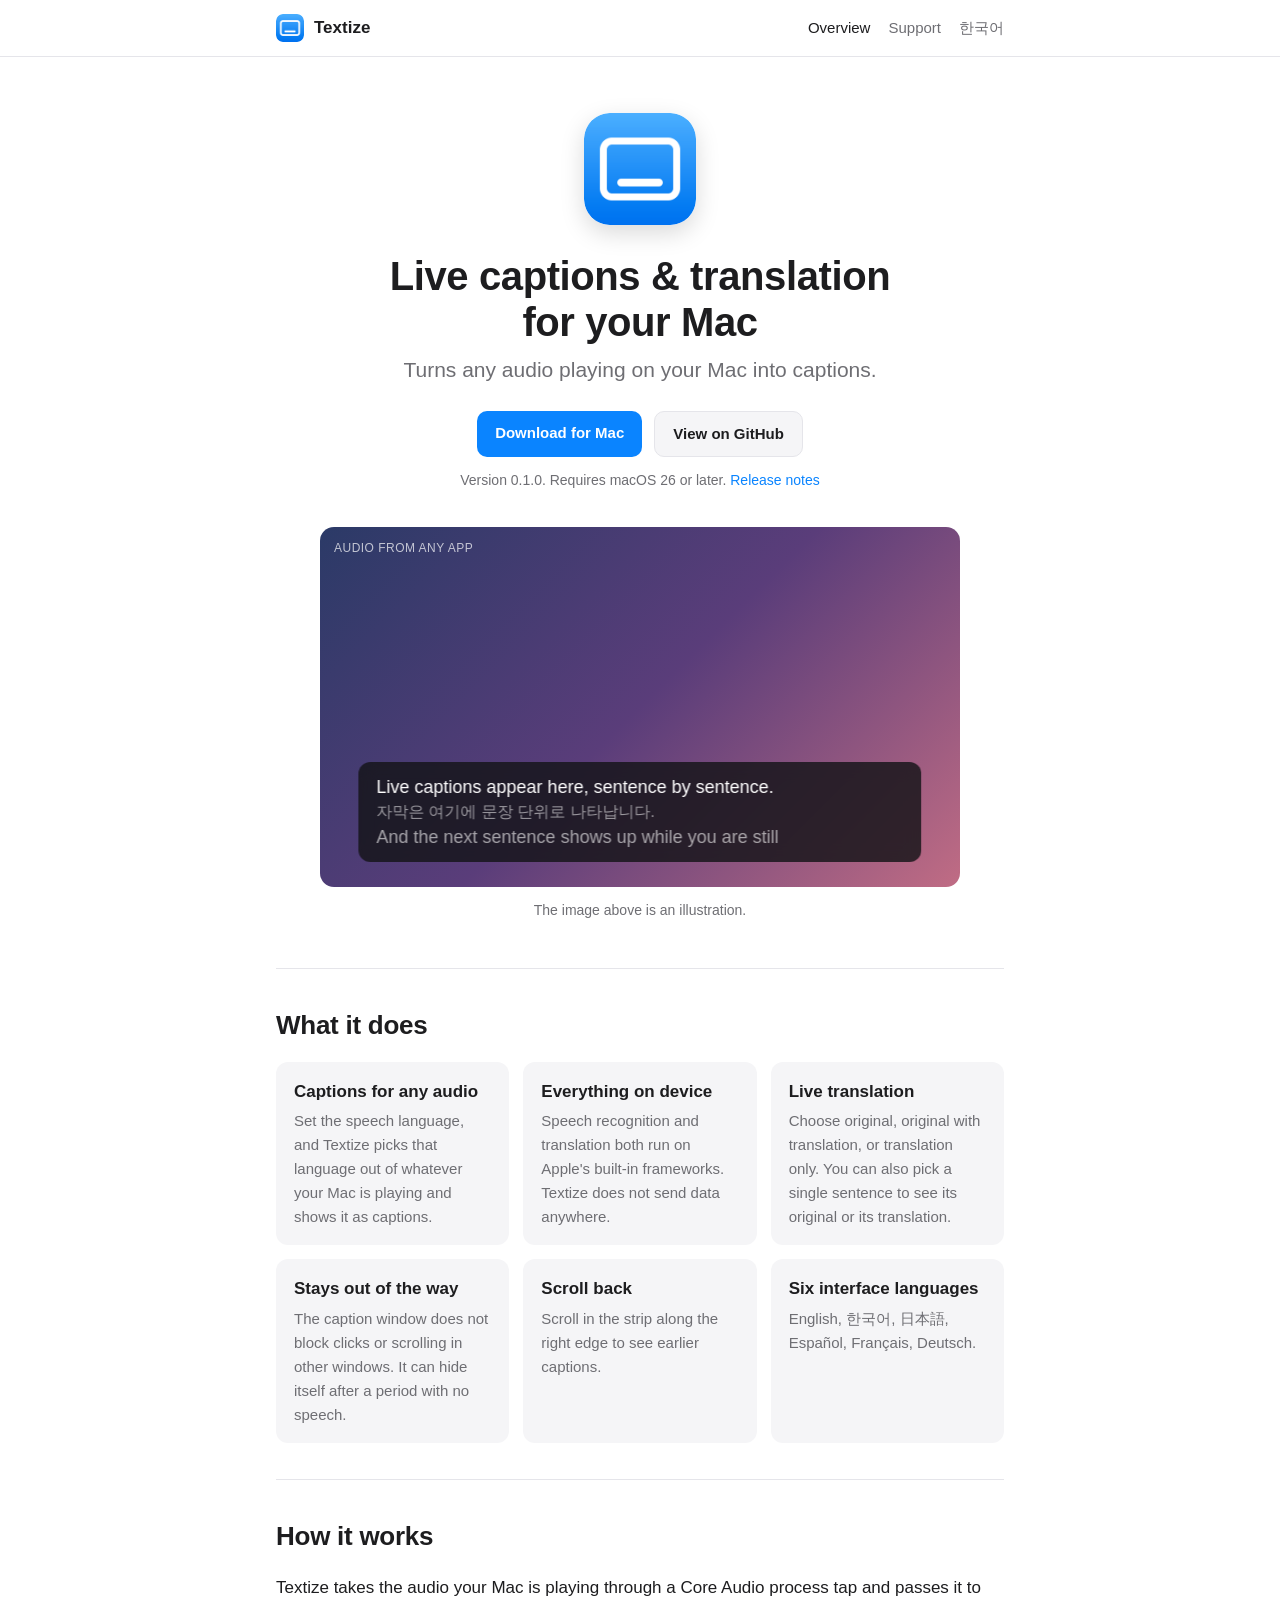
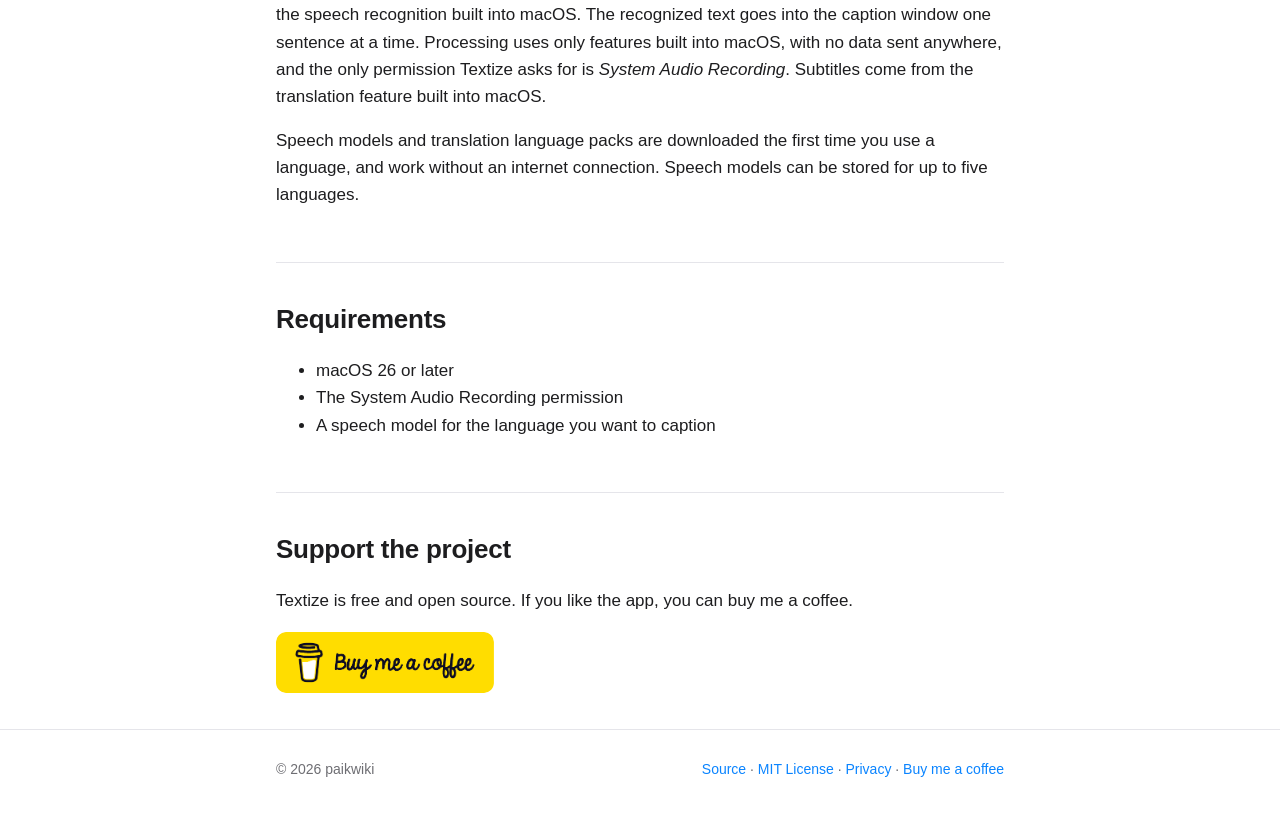
<file: docs/index.html>
<!doctype html>
<html lang="en">
<head>
<meta charset="utf-8">
<meta name="viewport" content="width=device-width, initial-scale=1">
<title>Textize – Live captions &amp; translation for your Mac</title>
<meta name="description" content="Textize turns any audio playing on your Mac into live captions and can translate them on device.">
<link rel="icon" type="image/png" href="assets/favicon.png">
<link rel="apple-touch-icon" href="assets/icon.png">
<link rel="stylesheet" href="assets/style.css">
<link rel="alternate" hreflang="en" href="https://paikwiki.github.io/textize/">
<link rel="alternate" hreflang="ko" href="https://paikwiki.github.io/textize/ko/">
<meta property="og:title" content="Textize – Live captions &amp; translation for your Mac">
<meta property="og:description" content="Live captions and translation for any audio playing on your Mac, processed on device.">
<meta property="og:image" content="https://paikwiki.github.io/textize/assets/icon.png">
<meta property="og:type" content="website">
<script data-goatcounter="https://paikwiki.goatcounter.com/count" async src="https://gc.zgo.at/count.js"></script>
</head>
<body>
<header class="top"><div class="wrap">
  <a class="brand" href="./"><img src="assets/icon.png" alt=""> Textize</a>
  <nav>
    <a href="./" aria-current="page">Overview</a>
    <a href="support.html">Support</a>
    <a href="ko/" lang="ko">한국어</a>
  </nav>
</div></header>

<main class="wrap">
  <div class="hero">
    <img class="icon" src="assets/icon.png" alt="Textize app icon">
    <h1>Live captions &amp; translation<br>for your Mac</h1>
    <p class="tagline">Turns any audio playing on your Mac into captions.</p>
    <div class="cta">
      <a class="btn" href="https://github.com/paikwiki/textize/releases/latest/download/Textize.dmg" data-goatcounter-click="download-dmg">Download for Mac</a>
      <a class="btn secondary" href="https://github.com/paikwiki/textize">View on GitHub</a>
    </div>
    <p class="note">Version 0.1.0. Requires macOS 26 or later. <a href="https://github.com/paikwiki/textize/releases">Release notes</a></p>

    <div class="demo" aria-label="Illustration of the caption window">
      <span class="label">Audio from any app</span>
      <div class="overlay">
        <div>Live captions appear here, sentence by sentence.</div>
        <div class="t">자막은 여기에 문장 단위로 나타납니다.</div>
        <div class="volatile">And the next sentence shows up while you are still</div>
      </div>
    </div>
    <p class="note">The image above is an illustration.</p>
  </div>

  <section id="features">
    <h2>What it does</h2>
    <div class="features">
      <div class="feature"><strong>Captions for any audio</strong><p>Set the speech language, and Textize picks that language out of whatever your Mac is playing and shows it as captions.</p></div>
      <div class="feature"><strong>Everything on device</strong><p>Speech recognition and translation both run on Apple's built-in frameworks. Textize does not send data anywhere.</p></div>
      <div class="feature"><strong>Live translation</strong><p>Choose original, original with translation, or translation only. You can also pick a single sentence to see its original or its translation.</p></div>
      <div class="feature"><strong>Stays out of the way</strong><p>The caption window does not block clicks or scrolling in other windows. It can hide itself after a period with no speech.</p></div>
      <div class="feature"><strong>Scroll back</strong><p>Scroll in the strip along the right edge to see earlier captions.</p></div>
      <div class="feature"><strong>Six interface languages</strong><p>English, 한국어, 日本語, Español, Français, Deutsch.</p></div>
    </div>
  </section>

  <section id="how">
    <h2>How it works</h2>
    <p>Textize takes the audio your Mac is playing through a Core Audio process tap and passes it to the speech recognition built into macOS. The recognized text goes into the caption window one sentence at a time. Processing uses only features built into macOS, with no data sent anywhere, and the only permission Textize asks for is <em>System Audio Recording</em>. Subtitles come from the translation feature built into macOS.</p>
    <p>Speech models and translation language packs are downloaded the first time you use a language, and work without an internet connection. Speech models can be stored for up to five languages.</p>
  </section>

  <section id="requirements">
    <h2>Requirements</h2>
    <ul>
      <li>macOS 26 or later</li>
      <li>The System Audio Recording permission</li>
      <li>A speech model for the language you want to caption</li>
    </ul>
  </section>

  <section id="support-project">
    <h2>Support the project</h2>
    <p>Textize is free and open source. If you like the app, you can buy me a coffee.</p>
    <a class="bmc" href="https://buymeacoffee.com/paikwiki"><img src="assets/bmc-button.png" alt="Buy me a coffee" width="218" height="61"></a>
  </section>
</main>

<footer><div class="wrap">
  <span>© 2026 paikwiki</span>
  <span><a href="https://github.com/paikwiki/textize">Source</a> · <a href="https://github.com/paikwiki/textize/blob/main/LICENSE">MIT License</a> · <a href="privacy.html">Privacy</a> · <a href="https://buymeacoffee.com/paikwiki">Buy me a coffee</a></span>
</div></footer>
</body>
</html>
</file>
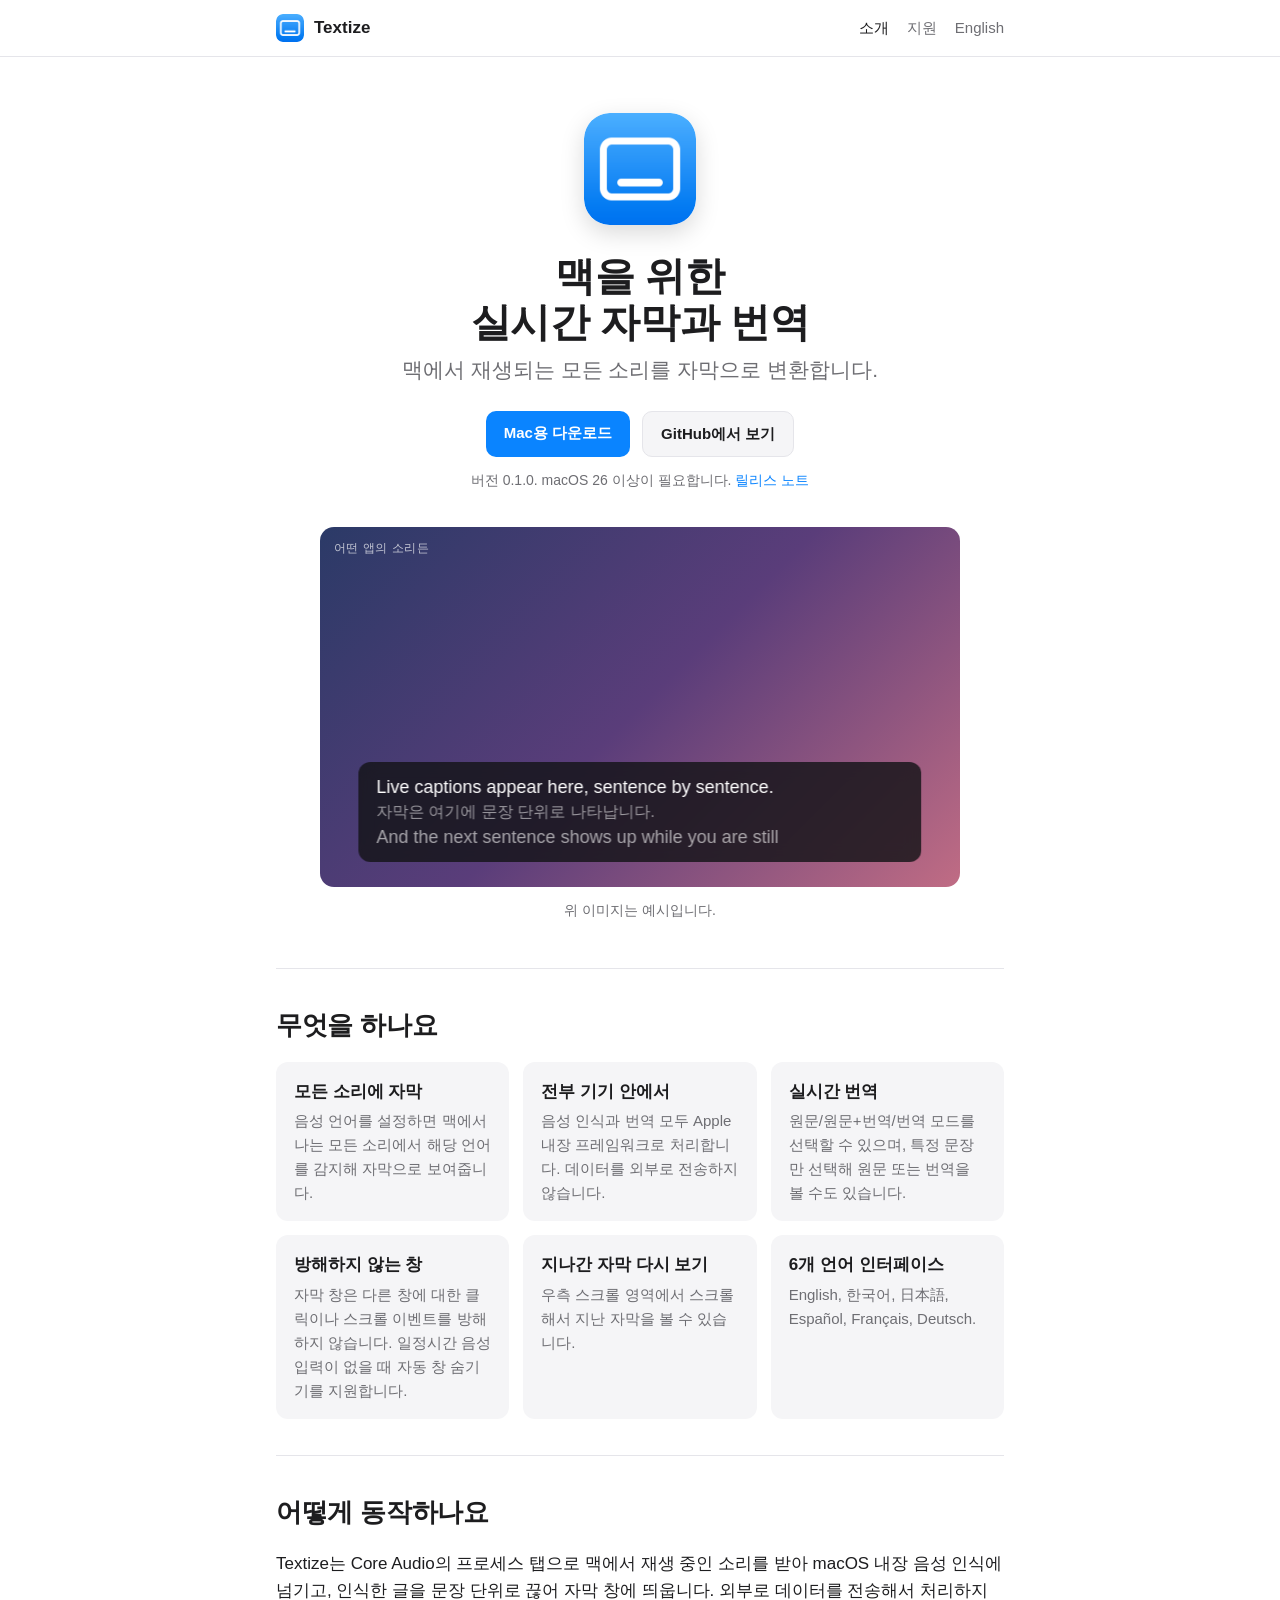
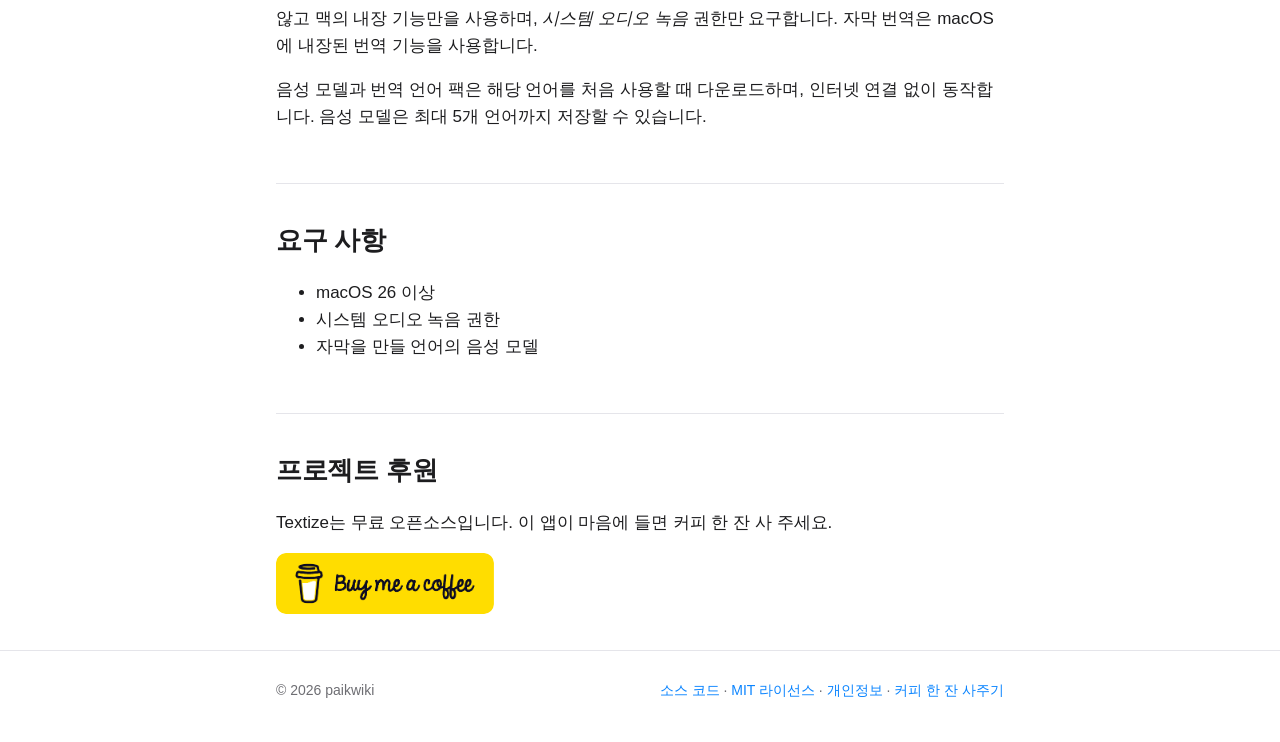
<file: docs/ko/index.html>
<!doctype html>
<html lang="ko">
<head>
<meta charset="utf-8">
<meta name="viewport" content="width=device-width, initial-scale=1">
<title>Textize – 맥을 위한 실시간 자막과 번역</title>
<meta name="description" content="Textize는 맥에서 재생되는 모든 소리를 실시간 자막으로 변환하고, 맥 안에서 번역할 수 있습니다.">
<link rel="icon" type="image/png" href="../assets/favicon.png">
<link rel="apple-touch-icon" href="../assets/icon.png">
<link rel="stylesheet" href="../assets/style.css">
<link rel="alternate" hreflang="en" href="https://paikwiki.github.io/textize/">
<link rel="alternate" hreflang="ko" href="https://paikwiki.github.io/textize/ko/">
<meta property="og:title" content="Textize – 맥을 위한 실시간 자막과 번역">
<meta property="og:description" content="맥에서 재생되는 모든 소리를 맥 안에서 자막과 번역 자막으로 변환합니다.">
<meta property="og:image" content="https://paikwiki.github.io/textize/assets/icon.png">
<meta property="og:type" content="website">
<script data-goatcounter="https://paikwiki.goatcounter.com/count" async src="https://gc.zgo.at/count.js"></script>
</head>
<body>
<header class="top"><div class="wrap">
  <a class="brand" href="./"><img src="../assets/icon.png" alt=""> Textize</a>
  <nav>
    <a href="./" aria-current="page">소개</a>
    <a href="support.html">지원</a>
    <a href="../" lang="en">English</a>
  </nav>
</div></header>

<main class="wrap">
  <div class="hero">
    <img class="icon" src="../assets/icon.png" alt="Textize 앱 아이콘">
    <h1>맥을 위한<br>실시간 자막과 번역</h1>
    <p class="tagline">맥에서 재생되는 모든 소리를 자막으로 변환합니다.</p>
    <div class="cta">
      <a class="btn" href="https://github.com/paikwiki/textize/releases/latest/download/Textize.dmg" data-goatcounter-click="download-dmg">Mac용 다운로드</a>
      <a class="btn secondary" href="https://github.com/paikwiki/textize">GitHub에서 보기</a>
    </div>
    <p class="note">버전 0.1.0. macOS 26 이상이 필요합니다. <a href="https://github.com/paikwiki/textize/releases">릴리스 노트</a></p>

    <div class="demo" aria-label="자막 창 예시">
      <span class="label">어떤 앱의 소리든</span>
      <div class="overlay">
        <div>Live captions appear here, sentence by sentence.</div>
        <div class="t">자막은 여기에 문장 단위로 나타납니다.</div>
        <div class="volatile">And the next sentence shows up while you are still</div>
      </div>
    </div>
    <p class="note">위 이미지는 예시입니다.</p>
  </div>

  <section id="features">
    <h2>무엇을 하나요</h2>
    <div class="features">
      <div class="feature"><strong>모든 소리에 자막</strong><p>음성 언어를 설정하면 맥에서 나는 모든 소리에서 해당 언어를 감지해 자막으로 보여줍니다.</p></div>
      <div class="feature"><strong>전부 기기 안에서</strong><p>음성 인식과 번역 모두 Apple 내장 프레임워크로 처리합니다. 데이터를 외부로 전송하지 않습니다.</p></div>
      <div class="feature"><strong>실시간 번역</strong><p>원문/원문+번역/번역 모드를 선택할 수 있으며, 특정 문장만 선택해 원문 또는 번역을 볼 수도 있습니다.</p></div>
      <div class="feature"><strong>방해하지 않는 창</strong><p>자막 창은 다른 창에 대한 클릭이나 스크롤 이벤트를 방해하지 않습니다. 일정시간 음성 입력이 없을 때 자동 창 숨기기를 지원합니다.</p></div>
      <div class="feature"><strong>지나간 자막 다시 보기</strong><p>우측 스크롤 영역에서 스크롤해서 지난 자막을 볼 수 있습니다.</p></div>
      <div class="feature"><strong>6개 언어 인터페이스</strong><p>English, 한국어, 日本語, Español, Français, Deutsch.</p></div>
    </div>
  </section>

  <section id="how">
    <h2>어떻게 동작하나요</h2>
    <p>Textize는 Core Audio의 프로세스 탭으로 맥에서 재생 중인 소리를 받아 macOS 내장 음성 인식에 넘기고, 인식한 글을 문장 단위로 끊어 자막 창에 띄웁니다. 외부로 데이터를 전송해서 처리하지 않고 맥의 내장 기능만을 사용하며, <em>시스템 오디오 녹음</em> 권한만 요구합니다. 자막 번역은 macOS에 내장된 번역 기능을 사용합니다.</p>
    <p>음성 모델과 번역 언어 팩은 해당 언어를 처음 사용할 때 다운로드하며, 인터넷 연결 없이 동작합니다. 음성 모델은 최대 5개 언어까지 저장할 수 있습니다.</p>
  </section>

  <section id="requirements">
    <h2>요구 사항</h2>
    <ul>
      <li>macOS 26 이상</li>
      <li>시스템 오디오 녹음 권한</li>
      <li>자막을 만들 언어의 음성 모델</li>
    </ul>
  </section>

  <section id="support-project">
    <h2>프로젝트 후원</h2>
    <p>Textize는 무료 오픈소스입니다. 이 앱이 마음에 들면 커피 한 잔 사 주세요.</p>
    <a class="bmc" href="https://buymeacoffee.com/paikwiki"><img src="../assets/bmc-button.png" alt="커피 한 잔 사주기" width="218" height="61"></a>
  </section>
</main>

<footer><div class="wrap">
  <span>© 2026 paikwiki</span>
  <span><a href="https://github.com/paikwiki/textize">소스 코드</a> · <a href="https://github.com/paikwiki/textize/blob/main/LICENSE">MIT 라이선스</a> · <a href="privacy.html">개인정보</a> · <a href="https://buymeacoffee.com/paikwiki">커피 한 잔 사주기</a></span>
</div></footer>
</body>
</html>
</file>
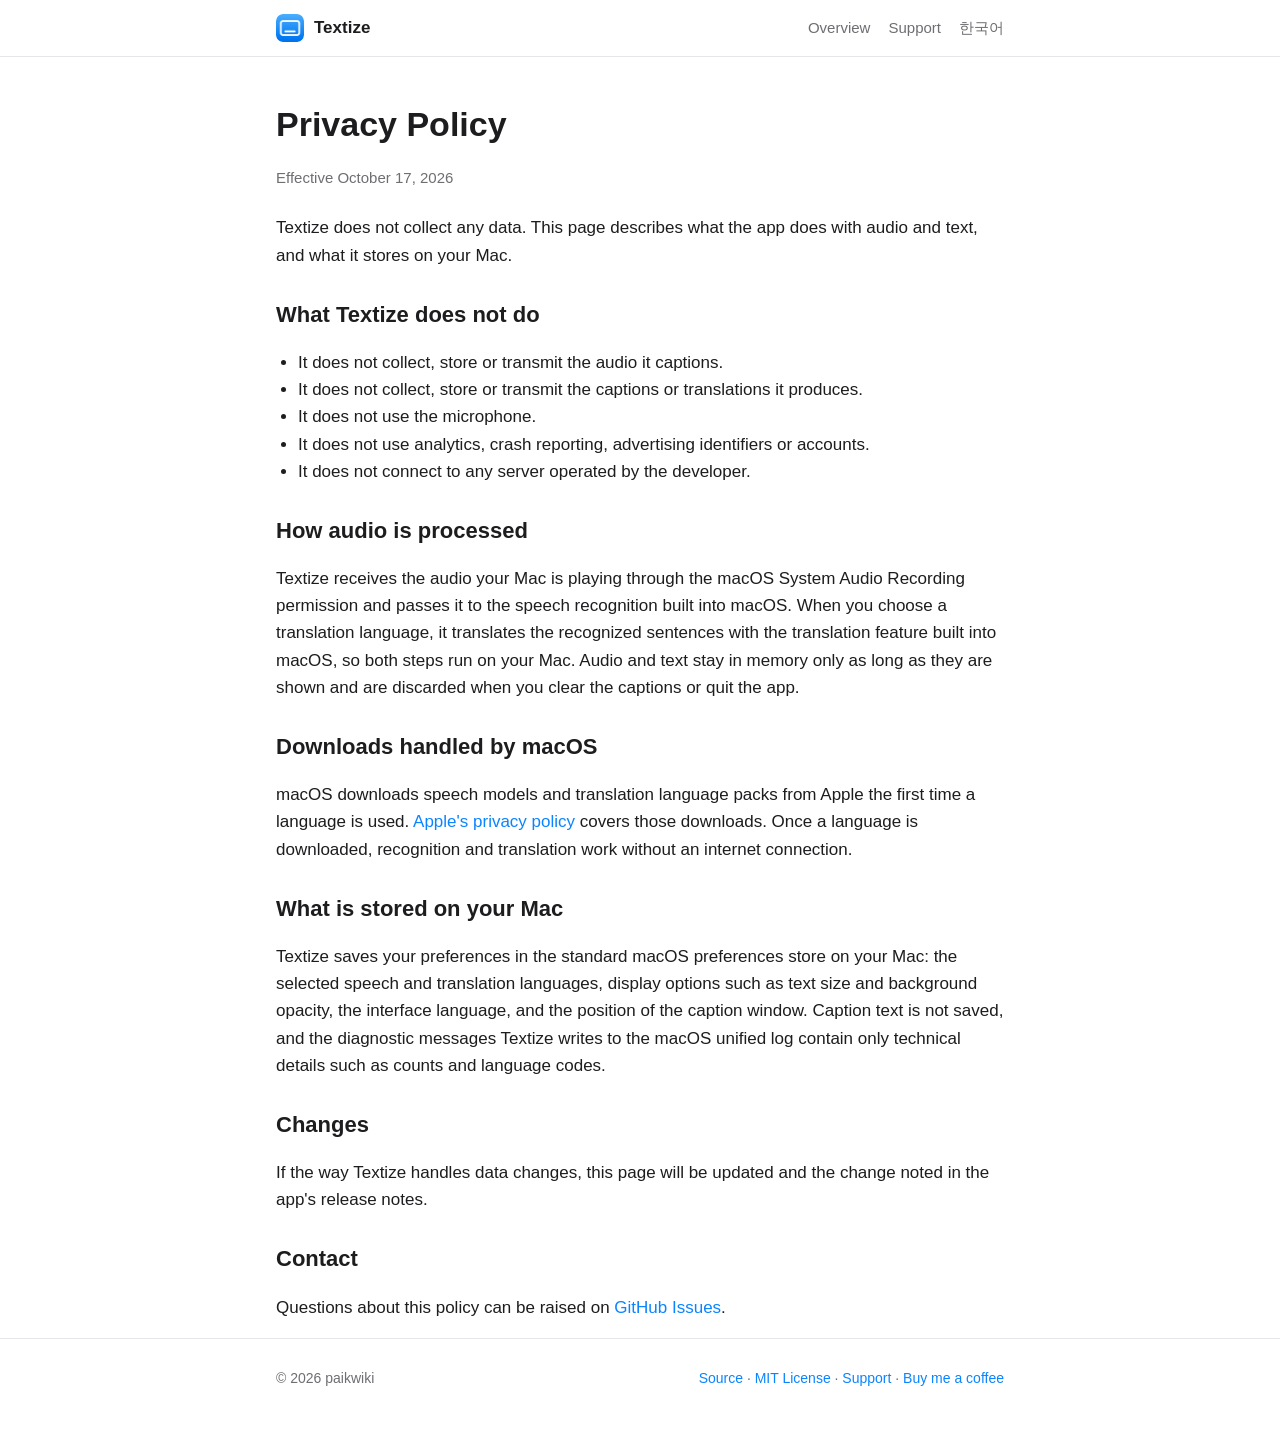
<file: docs/privacy.html>
<!doctype html>
<html lang="en">
<head>
<meta charset="utf-8">
<meta name="viewport" content="width=device-width, initial-scale=1">
<title>Textize Privacy Policy</title>
<meta name="description" content="Textize collects no data. Audio is processed on your Mac and never transmitted.">
<link rel="icon" type="image/png" href="assets/favicon.png">
<link rel="stylesheet" href="assets/style.css">
<link rel="alternate" hreflang="en" href="https://paikwiki.github.io/textize/privacy.html">
<link rel="alternate" hreflang="ko" href="https://paikwiki.github.io/textize/ko/privacy.html">
<script data-goatcounter="https://paikwiki.goatcounter.com/count" async src="https://gc.zgo.at/count.js"></script>
</head>
<body>
<header class="top"><div class="wrap">
  <a class="brand" href="./"><img src="assets/icon.png" alt=""> Textize</a>
  <nav>
    <a href="./">Overview</a>
    <a href="support.html">Support</a>
    <a href="ko/privacy.html" lang="ko">한국어</a>
  </nav>
</div></header>

<main class="wrap doc">
  <h1>Privacy Policy</h1>
  <p class="meta">Effective October 17, 2026</p>

  <p>Textize does not collect any data. This page describes what the app does with audio and text, and what it stores on your Mac.</p>

  <h2>What Textize does not do</h2>
  <ul>
    <li>It does not collect, store or transmit the audio it captions.</li>
    <li>It does not collect, store or transmit the captions or translations it produces.</li>
    <li>It does not use the microphone.</li>
    <li>It does not use analytics, crash reporting, advertising identifiers or accounts.</li>
    <li>It does not connect to any server operated by the developer.</li>
  </ul>

  <h2>How audio is processed</h2>
  <p>Textize receives the audio your Mac is playing through the macOS System Audio Recording permission and passes it to the speech recognition built into macOS. When you choose a translation language, it translates the recognized sentences with the translation feature built into macOS, so both steps run on your Mac. Audio and text stay in memory only as long as they are shown and are discarded when you clear the captions or quit the app.</p>

  <h2>Downloads handled by macOS</h2>
  <p>macOS downloads speech models and translation language packs from Apple the first time a language is used. <a href="https://www.apple.com/legal/privacy/">Apple's privacy policy</a> covers those downloads. Once a language is downloaded, recognition and translation work without an internet connection.</p>

  <h2>What is stored on your Mac</h2>
  <p>Textize saves your preferences in the standard macOS preferences store on your Mac: the selected speech and translation languages, display options such as text size and background opacity, the interface language, and the position of the caption window. Caption text is not saved, and the diagnostic messages Textize writes to the macOS unified log contain only technical details such as counts and language codes.</p>

  <h2>Changes</h2>
  <p>If the way Textize handles data changes, this page will be updated and the change noted in the app's release notes.</p>

  <h2>Contact</h2>
  <p>Questions about this policy can be raised on <a href="https://github.com/paikwiki/textize/issues">GitHub Issues</a>.</p>
</main>

<footer><div class="wrap">
  <span>© 2026 paikwiki</span>
  <span><a href="https://github.com/paikwiki/textize">Source</a> · <a href="https://github.com/paikwiki/textize/blob/main/LICENSE">MIT License</a> · <a href="support.html">Support</a> · <a href="https://buymeacoffee.com/paikwiki">Buy me a coffee</a></span>
</div></footer>
</body>
</html>
</file>
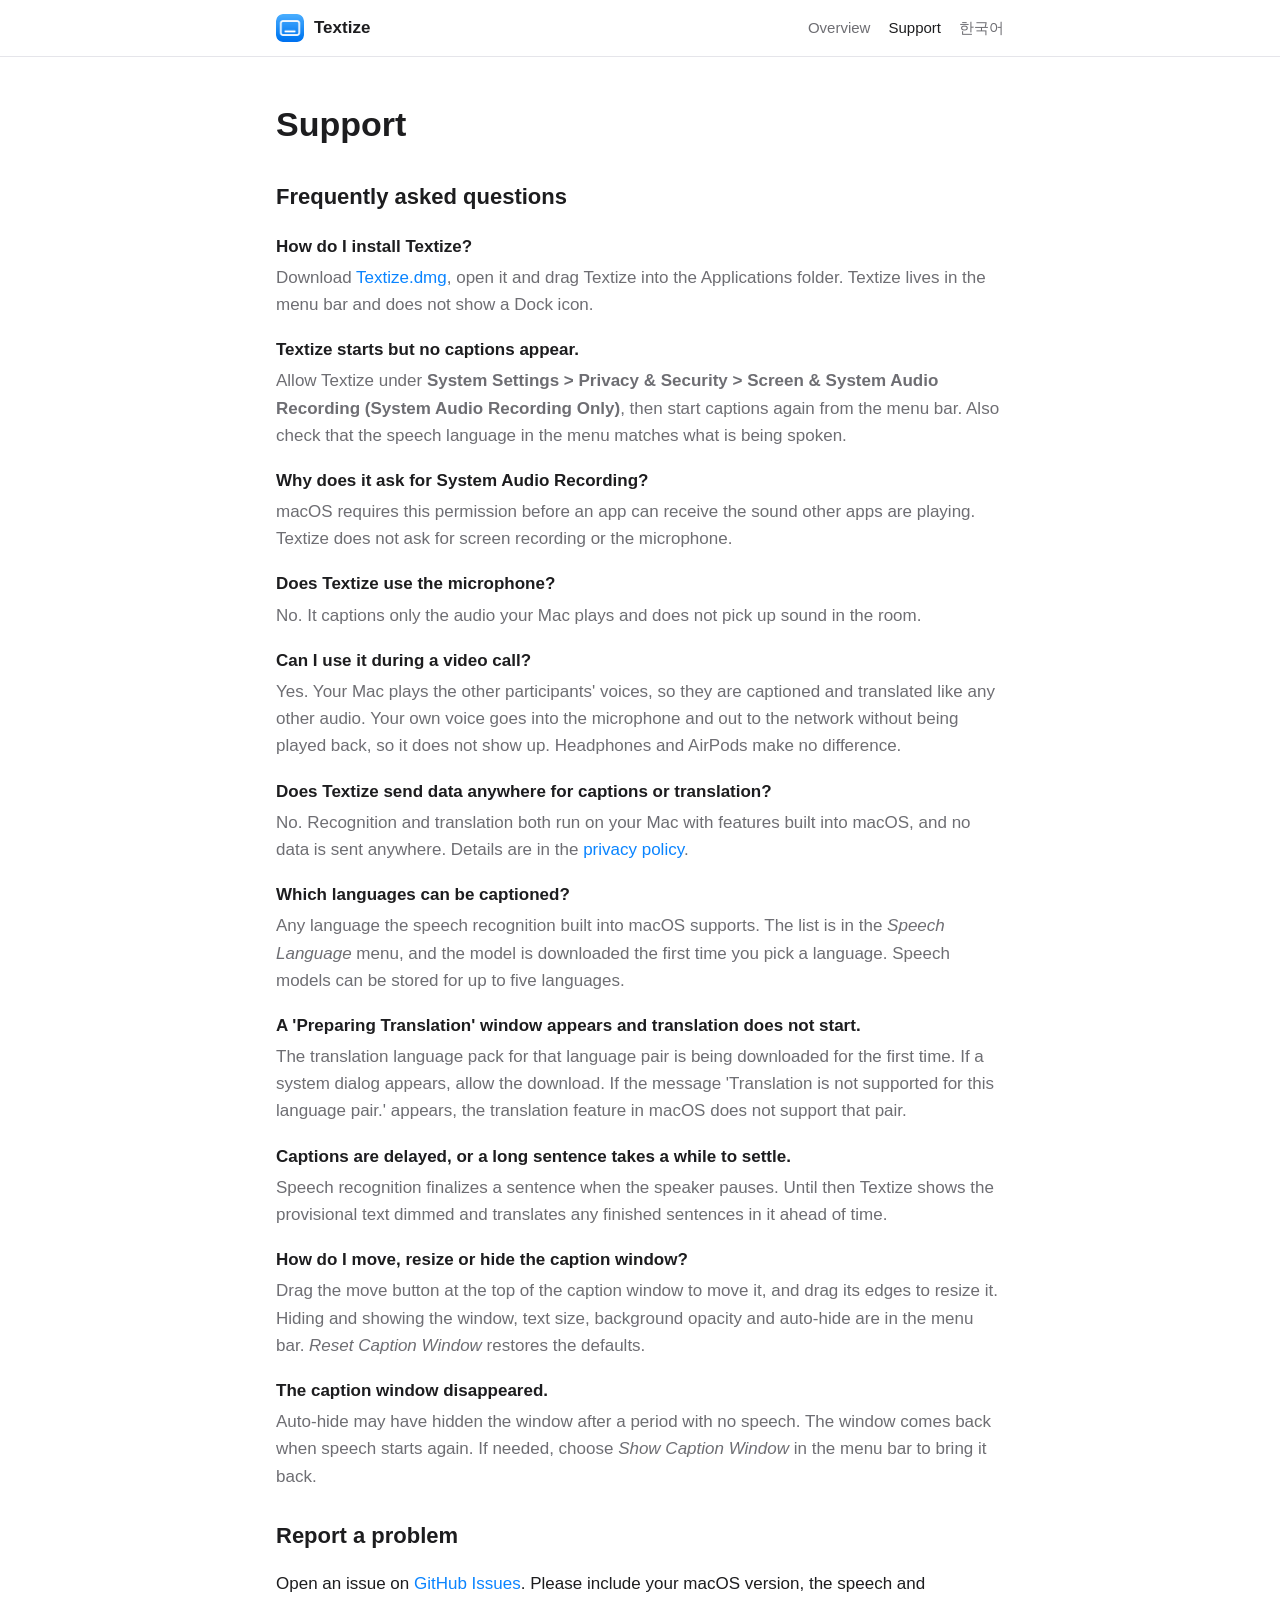
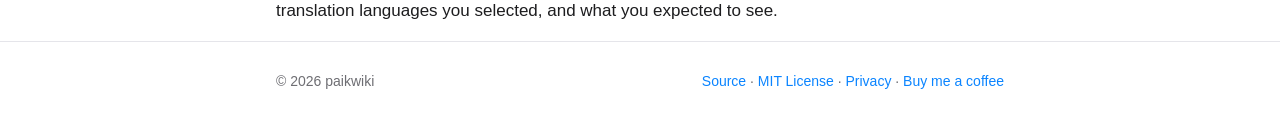
<file: docs/support.html>
<!doctype html>
<html lang="en">
<head>
<meta charset="utf-8">
<meta name="viewport" content="width=device-width, initial-scale=1">
<title>Textize Support</title>
<meta name="description" content="Help for Textize: permissions, languages, translation packs and how to report a problem.">
<link rel="icon" type="image/png" href="assets/favicon.png">
<link rel="stylesheet" href="assets/style.css">
<link rel="alternate" hreflang="en" href="https://paikwiki.github.io/textize/support.html">
<link rel="alternate" hreflang="ko" href="https://paikwiki.github.io/textize/ko/support.html">
<script data-goatcounter="https://paikwiki.goatcounter.com/count" async src="https://gc.zgo.at/count.js"></script>
</head>
<body>
<header class="top"><div class="wrap">
  <a class="brand" href="./"><img src="assets/icon.png" alt=""> Textize</a>
  <nav>
    <a href="./">Overview</a>
    <a href="support.html" aria-current="page">Support</a>
    <a href="ko/support.html" lang="ko">한국어</a>
  </nav>
</div></header>

<main class="wrap doc">
  <h1>Support</h1>

  <h2>Frequently asked questions</h2>
  <dl class="faq">
    <dt>How do I install Textize?</dt>
    <dd>Download <a href="https://github.com/paikwiki/textize/releases/latest/download/Textize.dmg" data-goatcounter-click="download-dmg">Textize.dmg</a>, open it and drag Textize into the Applications folder. Textize lives in the menu bar and does not show a Dock icon.</dd>

    <dt>Textize starts but no captions appear.</dt>
    <dd>Allow Textize under <strong>System Settings &gt; Privacy &amp; Security &gt; Screen &amp; System Audio Recording (System Audio Recording Only)</strong>, then start captions again from the menu bar. Also check that the speech language in the menu matches what is being spoken.</dd>

    <dt>Why does it ask for System Audio Recording?</dt>
    <dd>macOS requires this permission before an app can receive the sound other apps are playing. Textize does not ask for screen recording or the microphone.</dd>

    <dt>Does Textize use the microphone?</dt>
    <dd>No. It captions only the audio your Mac plays and does not pick up sound in the room.</dd>

    <dt>Can I use it during a video call?</dt>
    <dd>Yes. Your Mac plays the other participants' voices, so they are captioned and translated like any other audio. Your own voice goes into the microphone and out to the network without being played back, so it does not show up. Headphones and AirPods make no difference.</dd>

    <dt>Does Textize send data anywhere for captions or translation?</dt>
    <dd>No. Recognition and translation both run on your Mac with features built into macOS, and no data is sent anywhere. Details are in the <a href="privacy.html">privacy policy</a>.</dd>

    <dt>Which languages can be captioned?</dt>
    <dd>Any language the speech recognition built into macOS supports. The list is in the <em>Speech Language</em> menu, and the model is downloaded the first time you pick a language. Speech models can be stored for up to five languages.</dd>

    <dt>A 'Preparing Translation' window appears and translation does not start.</dt>
    <dd>The translation language pack for that language pair is being downloaded for the first time. If a system dialog appears, allow the download. If the message 'Translation is not supported for this language pair.' appears, the translation feature in macOS does not support that pair.</dd>

    <dt>Captions are delayed, or a long sentence takes a while to settle.</dt>
    <dd>Speech recognition finalizes a sentence when the speaker pauses. Until then Textize shows the provisional text dimmed and translates any finished sentences in it ahead of time.</dd>

    <dt>How do I move, resize or hide the caption window?</dt>
    <dd>Drag the move button at the top of the caption window to move it, and drag its edges to resize it. Hiding and showing the window, text size, background opacity and auto-hide are in the menu bar. <em>Reset Caption Window</em> restores the defaults.</dd>

    <dt>The caption window disappeared.</dt>
    <dd>Auto-hide may have hidden the window after a period with no speech. The window comes back when speech starts again. If needed, choose <em>Show Caption Window</em> in the menu bar to bring it back.</dd>
  </dl>

  <h2>Report a problem</h2>
  <p>Open an issue on <a href="https://github.com/paikwiki/textize/issues">GitHub Issues</a>. Please include your macOS version, the speech and translation languages you selected, and what you expected to see.</p>
</main>

<footer><div class="wrap">
  <span>© 2026 paikwiki</span>
  <span><a href="https://github.com/paikwiki/textize">Source</a> · <a href="https://github.com/paikwiki/textize/blob/main/LICENSE">MIT License</a> · <a href="privacy.html">Privacy</a> · <a href="https://buymeacoffee.com/paikwiki">Buy me a coffee</a></span>
</div></footer>
</body>
</html>
</file>
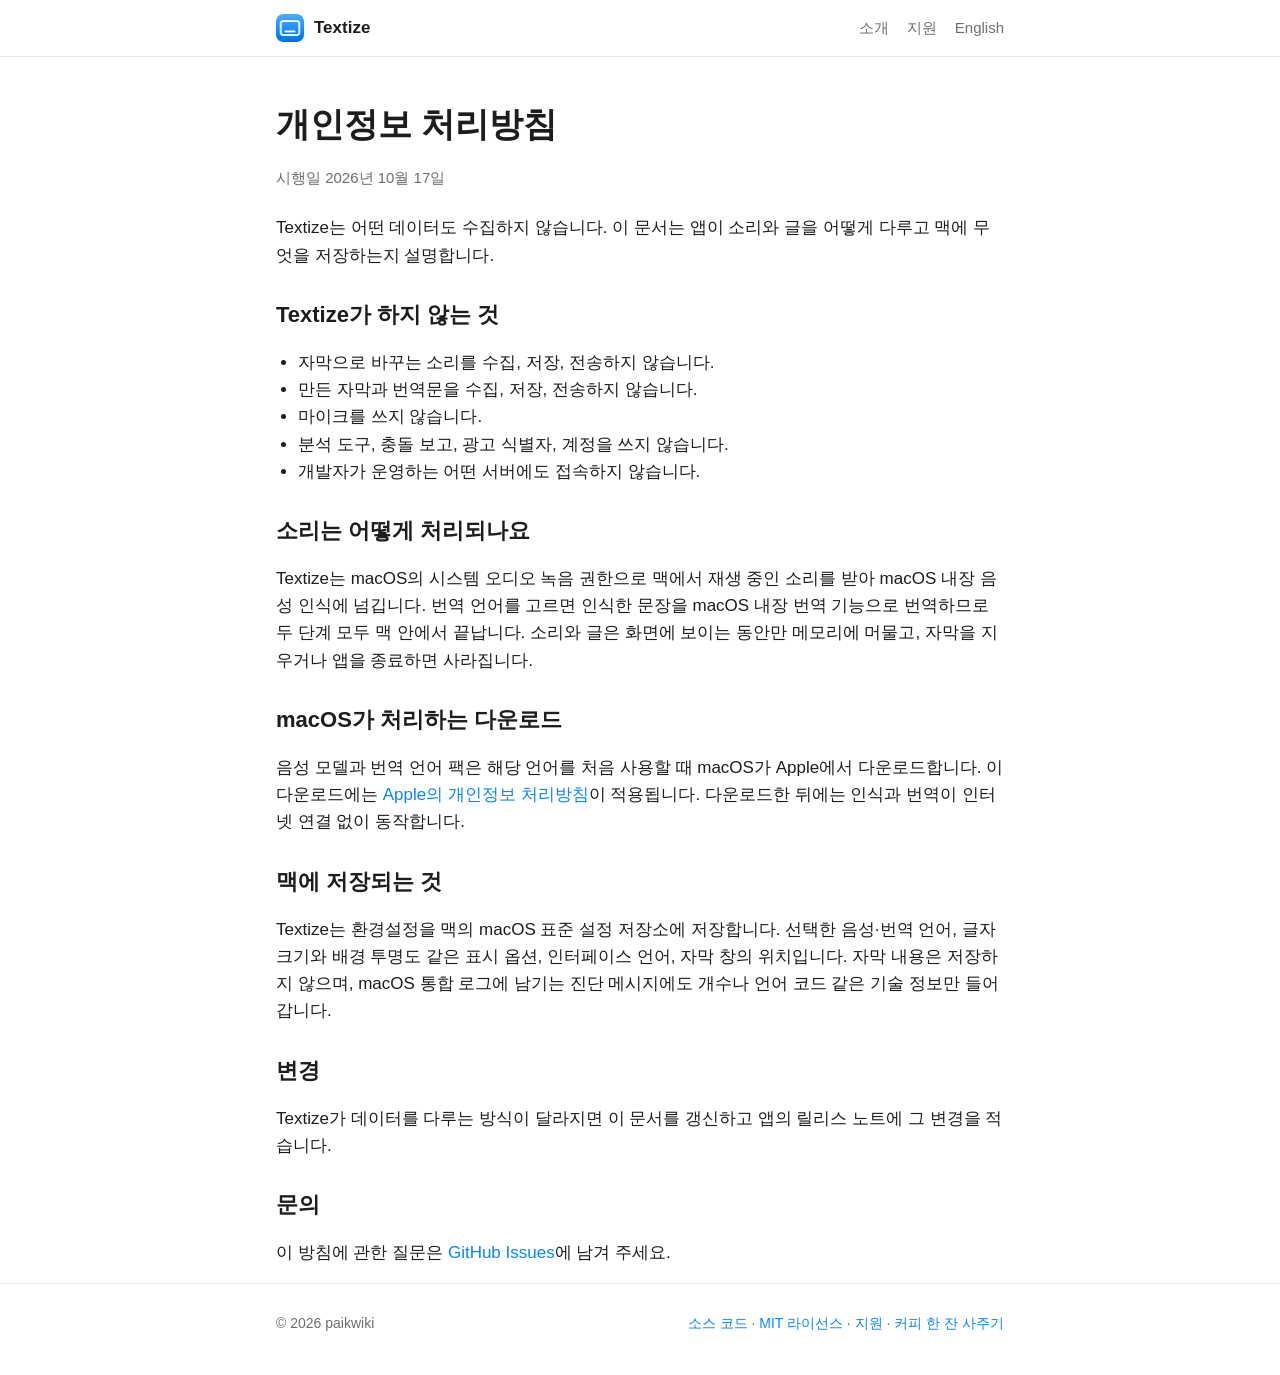
<file: docs/ko/privacy.html>
<!doctype html>
<html lang="ko">
<head>
<meta charset="utf-8">
<meta name="viewport" content="width=device-width, initial-scale=1">
<title>Textize 개인정보 처리방침</title>
<meta name="description" content="Textize는 어떤 데이터도 수집하지 않습니다. 소리는 맥 안에서만 처리되며 전송되지 않습니다.">
<link rel="icon" type="image/png" href="../assets/favicon.png">
<link rel="stylesheet" href="../assets/style.css">
<link rel="alternate" hreflang="en" href="https://paikwiki.github.io/textize/privacy.html">
<link rel="alternate" hreflang="ko" href="https://paikwiki.github.io/textize/ko/privacy.html">
<script data-goatcounter="https://paikwiki.goatcounter.com/count" async src="https://gc.zgo.at/count.js"></script>
</head>
<body>
<header class="top"><div class="wrap">
  <a class="brand" href="./"><img src="../assets/icon.png" alt=""> Textize</a>
  <nav>
    <a href="./">소개</a>
    <a href="support.html">지원</a>
    <a href="../privacy.html" lang="en">English</a>
  </nav>
</div></header>

<main class="wrap doc">
  <h1>개인정보 처리방침</h1>
  <p class="meta">시행일 2026년 10월 17일</p>

  <p>Textize는 어떤 데이터도 수집하지 않습니다. 이 문서는 앱이 소리와 글을 어떻게 다루고 맥에 무엇을 저장하는지 설명합니다.</p>

  <h2>Textize가 하지 않는 것</h2>
  <ul>
    <li>자막으로 바꾸는 소리를 수집, 저장, 전송하지 않습니다.</li>
    <li>만든 자막과 번역문을 수집, 저장, 전송하지 않습니다.</li>
    <li>마이크를 쓰지 않습니다.</li>
    <li>분석 도구, 충돌 보고, 광고 식별자, 계정을 쓰지 않습니다.</li>
    <li>개발자가 운영하는 어떤 서버에도 접속하지 않습니다.</li>
  </ul>

  <h2>소리는 어떻게 처리되나요</h2>
  <p>Textize는 macOS의 시스템 오디오 녹음 권한으로 맥에서 재생 중인 소리를 받아 macOS 내장 음성 인식에 넘깁니다. 번역 언어를 고르면 인식한 문장을 macOS 내장 번역 기능으로 번역하므로 두 단계 모두 맥 안에서 끝납니다. 소리와 글은 화면에 보이는 동안만 메모리에 머물고, 자막을 지우거나 앱을 종료하면 사라집니다.</p>

  <h2>macOS가 처리하는 다운로드</h2>
  <p>음성 모델과 번역 언어 팩은 해당 언어를 처음 사용할 때 macOS가 Apple에서 다운로드합니다. 이 다운로드에는 <a href="https://www.apple.com/kr/legal/privacy/">Apple의 개인정보 처리방침</a>이 적용됩니다. 다운로드한 뒤에는 인식과 번역이 인터넷 연결 없이 동작합니다.</p>

  <h2>맥에 저장되는 것</h2>
  <p>Textize는 환경설정을 맥의 macOS 표준 설정 저장소에 저장합니다. 선택한 음성·번역 언어, 글자 크기와 배경 투명도 같은 표시 옵션, 인터페이스 언어, 자막 창의 위치입니다. 자막 내용은 저장하지 않으며, macOS 통합 로그에 남기는 진단 메시지에도 개수나 언어 코드 같은 기술 정보만 들어갑니다.</p>

  <h2>변경</h2>
  <p>Textize가 데이터를 다루는 방식이 달라지면 이 문서를 갱신하고 앱의 릴리스 노트에 그 변경을 적습니다.</p>

  <h2>문의</h2>
  <p>이 방침에 관한 질문은 <a href="https://github.com/paikwiki/textize/issues">GitHub Issues</a>에 남겨 주세요.</p>
</main>

<footer><div class="wrap">
  <span>© 2026 paikwiki</span>
  <span><a href="https://github.com/paikwiki/textize">소스 코드</a> · <a href="https://github.com/paikwiki/textize/blob/main/LICENSE">MIT 라이선스</a> · <a href="support.html">지원</a> · <a href="https://buymeacoffee.com/paikwiki">커피 한 잔 사주기</a></span>
</div></footer>
</body>
</html>
</file>
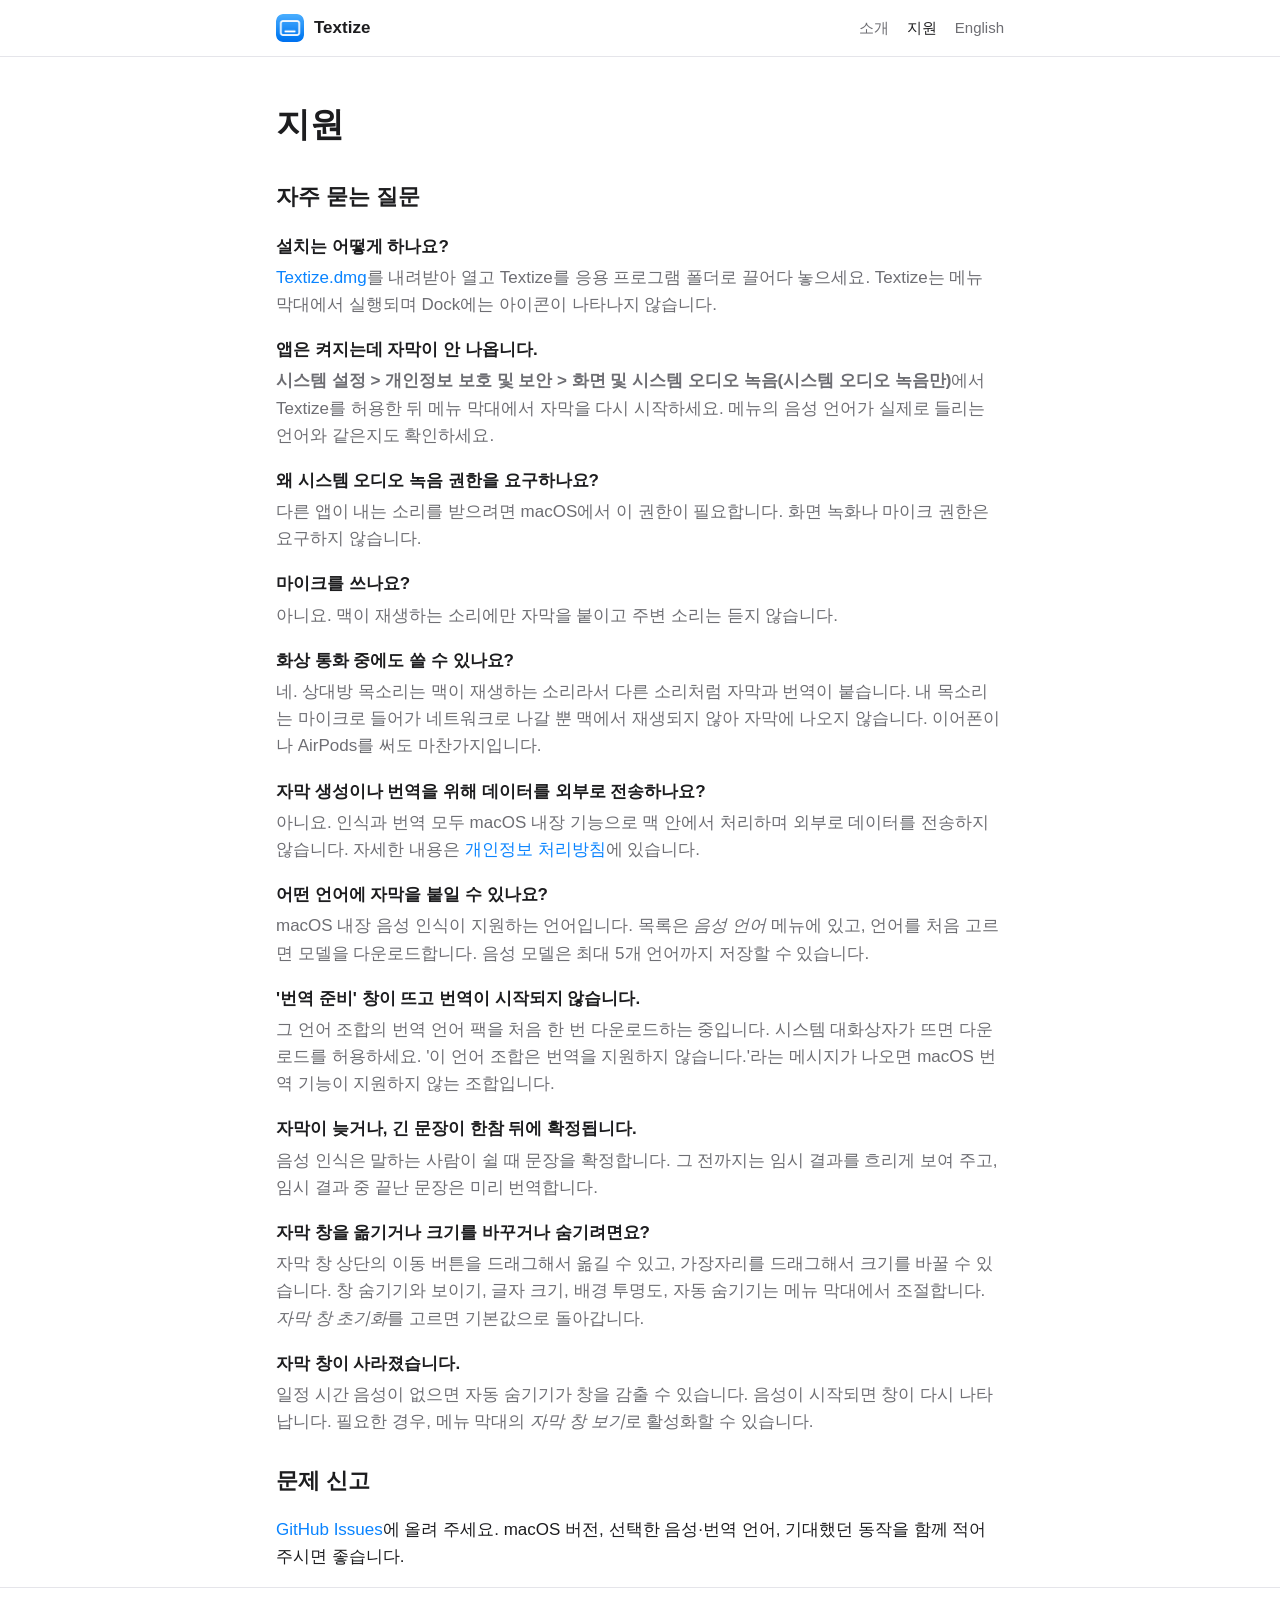
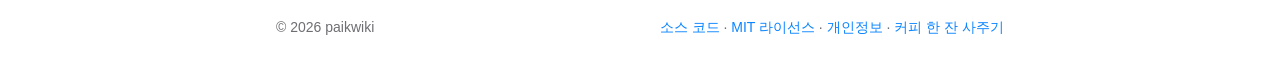
<file: docs/ko/support.html>
<!doctype html>
<html lang="ko">
<head>
<meta charset="utf-8">
<meta name="viewport" content="width=device-width, initial-scale=1">
<title>Textize 지원</title>
<meta name="description" content="Textize 도움말: 권한, 언어, 번역 언어 팩, 문제 신고 방법.">
<link rel="icon" type="image/png" href="../assets/favicon.png">
<link rel="stylesheet" href="../assets/style.css">
<link rel="alternate" hreflang="en" href="https://paikwiki.github.io/textize/support.html">
<link rel="alternate" hreflang="ko" href="https://paikwiki.github.io/textize/ko/support.html">
<script data-goatcounter="https://paikwiki.goatcounter.com/count" async src="https://gc.zgo.at/count.js"></script>
</head>
<body>
<header class="top"><div class="wrap">
  <a class="brand" href="./"><img src="../assets/icon.png" alt=""> Textize</a>
  <nav>
    <a href="./">소개</a>
    <a href="support.html" aria-current="page">지원</a>
    <a href="../support.html" lang="en">English</a>
  </nav>
</div></header>

<main class="wrap doc">
  <h1>지원</h1>

  <h2>자주 묻는 질문</h2>
  <dl class="faq">
    <dt>설치는 어떻게 하나요?</dt>
    <dd><a href="https://github.com/paikwiki/textize/releases/latest/download/Textize.dmg" data-goatcounter-click="download-dmg">Textize.dmg</a>를 내려받아 열고 Textize를 응용 프로그램 폴더로 끌어다 놓으세요. Textize는 메뉴 막대에서 실행되며 Dock에는 아이콘이 나타나지 않습니다.</dd>

    <dt>앱은 켜지는데 자막이 안 나옵니다.</dt>
    <dd><strong>시스템 설정 &gt; 개인정보 보호 및 보안 &gt; 화면 및 시스템 오디오 녹음(시스템 오디오 녹음만)</strong>에서 Textize를 허용한 뒤 메뉴 막대에서 자막을 다시 시작하세요. 메뉴의 음성 언어가 실제로 들리는 언어와 같은지도 확인하세요.</dd>

    <dt>왜 시스템 오디오 녹음 권한을 요구하나요?</dt>
    <dd>다른 앱이 내는 소리를 받으려면 macOS에서 이 권한이 필요합니다. 화면 녹화나 마이크 권한은 요구하지 않습니다.</dd>

    <dt>마이크를 쓰나요?</dt>
    <dd>아니요. 맥이 재생하는 소리에만 자막을 붙이고 주변 소리는 듣지 않습니다.</dd>

    <dt>화상 통화 중에도 쓸 수 있나요?</dt>
    <dd>네. 상대방 목소리는 맥이 재생하는 소리라서 다른 소리처럼 자막과 번역이 붙습니다. 내 목소리는 마이크로 들어가 네트워크로 나갈 뿐 맥에서 재생되지 않아 자막에 나오지 않습니다. 이어폰이나 AirPods를 써도 마찬가지입니다.</dd>

    <dt>자막 생성이나 번역을 위해 데이터를 외부로 전송하나요?</dt>
    <dd>아니요. 인식과 번역 모두 macOS 내장 기능으로 맥 안에서 처리하며 외부로 데이터를 전송하지 않습니다. 자세한 내용은 <a href="privacy.html">개인정보 처리방침</a>에 있습니다.</dd>

    <dt>어떤 언어에 자막을 붙일 수 있나요?</dt>
    <dd>macOS 내장 음성 인식이 지원하는 언어입니다. 목록은 <em>음성 언어</em> 메뉴에 있고, 언어를 처음 고르면 모델을 다운로드합니다. 음성 모델은 최대 5개 언어까지 저장할 수 있습니다.</dd>

    <dt>'번역 준비' 창이 뜨고 번역이 시작되지 않습니다.</dt>
    <dd>그 언어 조합의 번역 언어 팩을 처음 한 번 다운로드하는 중입니다. 시스템 대화상자가 뜨면 다운로드를 허용하세요. '이 언어 조합은 번역을 지원하지 않습니다.'라는 메시지가 나오면 macOS 번역 기능이 지원하지 않는 조합입니다.</dd>

    <dt>자막이 늦거나, 긴 문장이 한참 뒤에 확정됩니다.</dt>
    <dd>음성 인식은 말하는 사람이 쉴 때 문장을 확정합니다. 그 전까지는 임시 결과를 흐리게 보여 주고, 임시 결과 중 끝난 문장은 미리 번역합니다.</dd>

    <dt>자막 창을 옮기거나 크기를 바꾸거나 숨기려면요?</dt>
    <dd>자막 창 상단의 이동 버튼을 드래그해서 옮길 수 있고, 가장자리를 드래그해서 크기를 바꿀 수 있습니다. 창 숨기기와 보이기, 글자 크기, 배경 투명도, 자동 숨기기는 메뉴 막대에서 조절합니다. <em>자막 창 초기화</em>를 고르면 기본값으로 돌아갑니다.</dd>

    <dt>자막 창이 사라졌습니다.</dt>
    <dd>일정 시간 음성이 없으면 자동 숨기기가 창을 감출 수 있습니다. 음성이 시작되면 창이 다시 나타납니다. 필요한 경우, 메뉴 막대의 <em>자막 창 보기</em>로 활성화할 수 있습니다.</dd>
  </dl>

  <h2>문제 신고</h2>
  <p><a href="https://github.com/paikwiki/textize/issues">GitHub Issues</a>에 올려 주세요. macOS 버전, 선택한 음성·번역 언어, 기대했던 동작을 함께 적어 주시면 좋습니다.</p>
</main>

<footer><div class="wrap">
  <span>© 2026 paikwiki</span>
  <span><a href="https://github.com/paikwiki/textize">소스 코드</a> · <a href="https://github.com/paikwiki/textize/blob/main/LICENSE">MIT 라이선스</a> · <a href="privacy.html">개인정보</a> · <a href="https://buymeacoffee.com/paikwiki">커피 한 잔 사주기</a></span>
</div></footer>
</body>
</html>
</file>
<file: docs/assets/style.css>
:root {
  --bg: #ffffff;
  --fg: #1d1d1f;
  --muted: #6e6e73;
  --line: #e5e5ea;
  --accent: #0a84ff;
  --card: #f5f5f7;
  --overlay-bg: rgba(20, 20, 24, 0.82);
  --overlay-fg: #ffffff;
  --overlay-dim: rgba(255, 255, 255, 0.55);
  --max: 760px;
}
@media (prefers-color-scheme: dark) {
  :root {
    --bg: #0f0f12;
    --fg: #f5f5f7;
    --muted: #98989d;
    --line: #2c2c31;
    --accent: #4ca3ff;
    --card: #1b1b1f;
  }
}
* { box-sizing: border-box; }
html { -webkit-text-size-adjust: 100%; }
body {
  margin: 0;
  background: var(--bg);
  color: var(--fg);
  font: 17px/1.6 -apple-system, BlinkMacSystemFont, "SF Pro Text", "Helvetica Neue", "Apple SD Gothic Neo", "Noto Sans KR", "Hiragino Sans", sans-serif;
}
a { color: var(--accent); text-decoration: none; }
a:hover { text-decoration: underline; }
.wrap { max-width: var(--max); margin: 0 auto; padding: 0 16px; }

header.top { border-bottom: 1px solid var(--line); }
header.top .wrap {
  display: flex; align-items: center; justify-content: space-between;
  height: 56px; gap: 16px;
}
.brand { display: flex; align-items: center; gap: 10px; color: var(--fg); font-weight: 600; }
.brand img { width: 28px; height: 28px; border-radius: 7px; }
nav { display: flex; gap: 18px; font-size: 15px; }
nav a { color: var(--muted); }
nav a[aria-current="page"] { color: var(--fg); }

.hero { padding: 56px 0 32px; text-align: center; }
.hero img.icon { width: 112px; height: 112px; border-radius: 26px; box-shadow: 0 8px 24px rgba(0,0,0,0.15); }
.hero h1 { font-size: 40px; line-height: 1.15; margin: 20px 0 8px; letter-spacing: -0.01em; }
.hero p.tagline { font-size: 21px; color: var(--muted); margin: 0 0 24px; }
.hero .cta { display: inline-flex; gap: 12px; flex-wrap: wrap; justify-content: center; }
.btn {
  display: inline-block; padding: 10px 18px; border-radius: 10px;
  background: var(--accent); color: #fff; font-weight: 600; font-size: 15px;
}
.btn:hover { text-decoration: none; opacity: 0.9; }
.btn.secondary { background: var(--card); color: var(--fg); border: 1px solid var(--line); }
.note { font-size: 14px; color: var(--muted); margin-top: 12px; }

/* 오버레이 자막 예시. 실제 스크린샷으로 바꾸기 전까지 쓰는 CSS 모형. */
.demo {
  position: relative; margin: 36px auto 0; max-width: 640px; aspect-ratio: 16 / 9;
  border-radius: 14px; overflow: hidden;
  background: linear-gradient(135deg, #2b3a67 0%, #5a3d7a 50%, #c06c84 100%);
}
.demo .label {
  position: absolute; top: 12px; left: 14px; font-size: 12px; letter-spacing: 0.04em;
  color: rgba(255,255,255,0.7); text-transform: uppercase;
}
.demo .overlay {
  position: absolute; left: 50%; bottom: 7%; transform: translateX(-50%);
  width: 88%; padding: 12px 18px; border-radius: 12px;
  background: var(--overlay-bg); color: var(--overlay-fg);
  text-align: left; font-size: clamp(13px, 2.6vw, 18px); line-height: 1.45;
  backdrop-filter: blur(8px); -webkit-backdrop-filter: blur(8px);
}
.demo .overlay .t { color: var(--overlay-dim); font-size: 0.9em; }
.demo .overlay .volatile { opacity: 0.6; }

section { padding: 36px 0; border-top: 1px solid var(--line); }
section h2 { font-size: 26px; margin: 0 0 16px; letter-spacing: -0.01em; }
section h3 { font-size: 18px; margin: 24px 0 6px; }
.bmc img { display: block; width: 218px; height: auto; border-radius: 10px; }
.bmc:hover img { opacity: 0.9; }
.features { display: grid; grid-template-columns: repeat(auto-fit, minmax(220px, 1fr)); gap: 14px; }
.feature { background: var(--card); border-radius: 12px; padding: 16px 18px; }
.feature strong { display: block; margin-bottom: 4px; }
.feature p { margin: 0; color: var(--muted); font-size: 15px; }
dl.faq dt { font-weight: 600; margin-top: 18px; }
dl.faq dd { margin: 4px 0 0; color: var(--muted); }
kbd, code {
  font: 0.92em ui-monospace, "SF Mono", Menlo, monospace;
  background: var(--card); padding: 1px 6px; border-radius: 5px;
}
.doc h1 { font-size: 34px; margin: 40px 0 6px; }
.doc .meta { color: var(--muted); font-size: 15px; margin-bottom: 24px; }
.doc h2 { font-size: 22px; margin: 28px 0 8px; }
.doc ul { padding-left: 22px; }

footer { border-top: 1px solid var(--line); padding: 28px 0 40px; color: var(--muted); font-size: 14px; }
footer .wrap { display: flex; flex-wrap: wrap; gap: 8px 20px; justify-content: space-between; }

@media (max-width: 480px) {
  .hero h1 { font-size: 32px; }
  .hero p.tagline { font-size: 18px; }
  nav { gap: 12px; font-size: 14px; }
}
</file>
